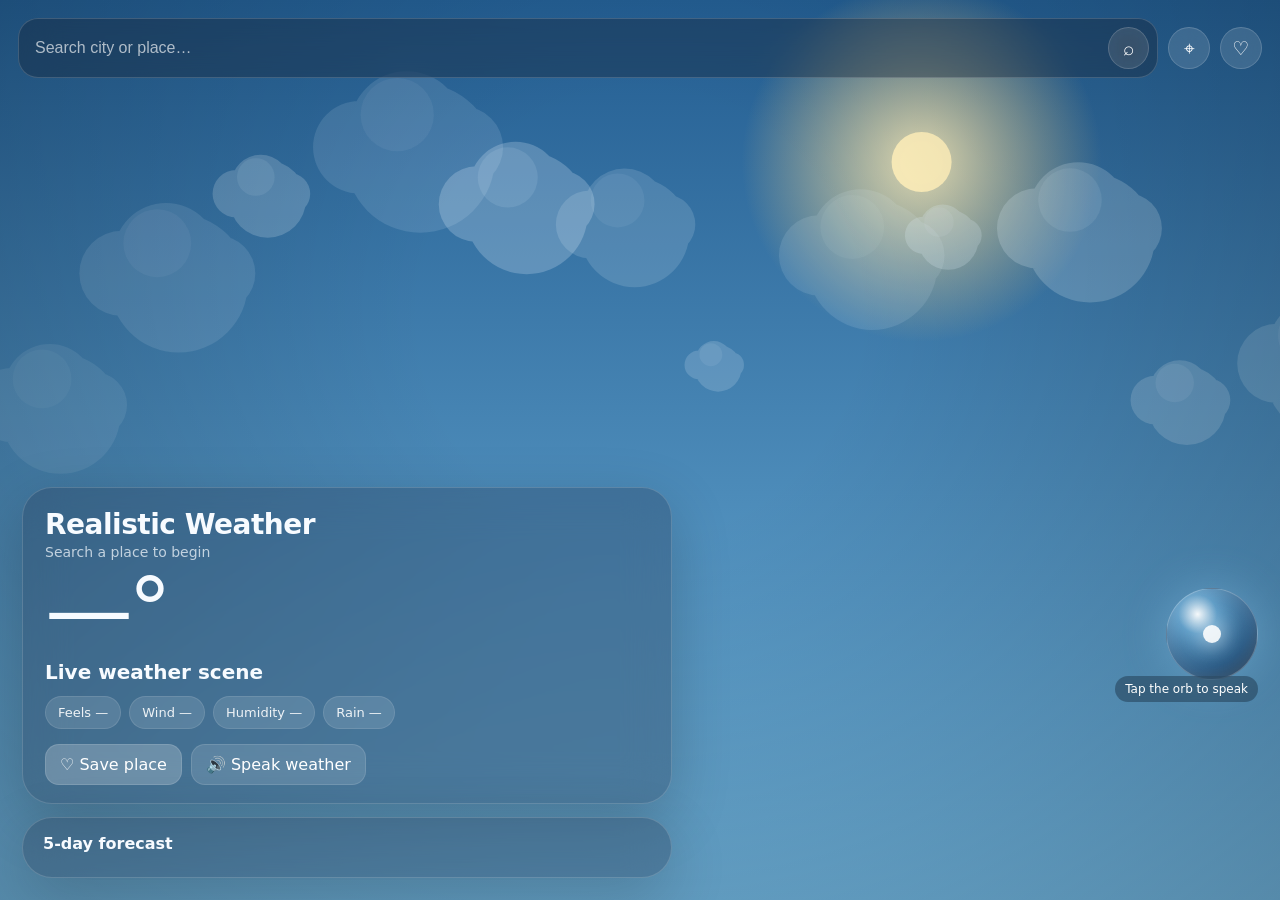
<file: realistic_weather.html>
<!DOCTYPE html>
<html lang="en">
<head>
<meta charset="UTF-8">
<meta name="viewport" content="width=device-width,initial-scale=1,viewport-fit=cover">
<title>Realistic Weather</title>
<style>
:root{
  --fg:#f7fbff;--muted:rgba(247,251,255,.72);
  --glass:rgba(35,52,76,.30);--border:rgba(255,255,255,.16);
}
*{box-sizing:border-box}
html,body{margin:0;width:100%;height:100%;overflow:hidden;font-family:Inter,system-ui,-apple-system,BlinkMacSystemFont,"Segoe UI",sans-serif;color:var(--fg);background:#162238}
body{touch-action:pan-y}
#scene{position:fixed;inset:0;width:100%;height:100%;display:block}
#vignette{position:fixed;inset:0;pointer-events:none;background:radial-gradient(circle at 50% 35%,transparent 25%,rgba(0,0,0,.22) 100%)}
.top{position:fixed;top:18px;left:18px;right:18px;display:flex;gap:10px;align-items:center;z-index:5}
.search{flex:1;display:flex;align-items:center;gap:8px;background:rgba(20,31,49,.36);backdrop-filter:blur(18px);border:1px solid var(--border);border-radius:20px;padding:8px}
.search input{width:100%;border:0;outline:0;background:transparent;color:#fff;font-size:16px;padding:9px 8px}
.search input::placeholder{color:rgba(255,255,255,.65)}
button{border:0;color:#fff;cursor:pointer;font:inherit}
.icon{width:42px;height:42px;border-radius:50%;background:rgba(255,255,255,.13);border:1px solid rgba(255,255,255,.16);backdrop-filter:blur(14px);display:grid;place-items:center;font-size:19px}
.panel{position:fixed;left:22px;right:22px;bottom:22px;z-index:4;display:flex;flex-direction:column;gap:13px;pointer-events:none}
.weather-card,.forecast{pointer-events:auto;background:var(--glass);backdrop-filter:blur(22px);-webkit-backdrop-filter:blur(22px);border:1px solid var(--border);box-shadow:0 18px 60px rgba(0,0,0,.20);border-radius:30px}
.weather-card{padding:20px 22px 18px;max-width:650px}
.location{font-size:28px;font-weight:700;letter-spacing:-.5px}
.sub{color:var(--muted);font-size:14px;margin-top:3px}
.temp{font-size:88px;line-height:.95;font-weight:300;letter-spacing:-5px;margin:8px 0}
.condition{font-size:20px;font-weight:600}
.meta{display:flex;gap:8px;flex-wrap:wrap;margin-top:12px}
.pill{background:rgba(255,255,255,.12);border:1px solid rgba(255,255,255,.11);border-radius:999px;padding:8px 12px;color:rgba(255,255,255,.9);font-size:13px}
.actions{display:flex;gap:9px;margin-top:15px;flex-wrap:wrap}
.action{padding:10px 14px;border-radius:14px;background:rgba(255,255,255,.13);border:1px solid rgba(255,255,255,.12)}
.action.primary{background:rgba(255,255,255,.22)}
.forecast{padding:14px 16px;max-width:650px;overflow:hidden}
.forecast-title{font-weight:700;margin:2px 4px 10px}
.days{display:flex;gap:8px;overflow-x:auto;scrollbar-width:none}
.days::-webkit-scrollbar{display:none}
.day{min-width:112px;background:rgba(255,255,255,.08);border-radius:18px;padding:11px}
.day b{display:block;margin-bottom:7px}
.day .emoji{font-size:25px;margin:3px 0}
.day .small{color:var(--muted);font-size:12px}
#orb{position:fixed;z-index:6;right:22px;bottom:220px;width:92px;height:92px;border-radius:50%;display:grid;place-items:center;cursor:pointer;
background:radial-gradient(circle at 34% 28%,rgba(255,255,255,.95),rgba(130,205,255,.35) 22%,rgba(26,73,118,.75) 63%,rgba(5,17,35,.9));
box-shadow:0 0 45px rgba(150,215,255,.32),inset 0 0 25px rgba(255,255,255,.2);border:1px solid rgba(255,255,255,.3);
transition:.25s transform,.25s box-shadow}
#orb.listening{transform:scale(1.12);box-shadow:0 0 75px rgba(120,220,255,.72),inset 0 0 30px rgba(255,255,255,.3)}
#orb .core{width:18px;height:18px;border-radius:50%;background:#fff;box-shadow:0 0 22px #fff;opacity:.9}
.status{position:fixed;z-index:7;right:22px;bottom:198px;color:#fff;font-size:12px;background:rgba(10,20,35,.35);padding:6px 10px;border-radius:999px;backdrop-filter:blur(10px)}
#results{position:fixed;z-index:10;top:84px;left:18px;right:18px;max-height:55vh;overflow:auto;background:rgba(18,29,46,.88);backdrop-filter:blur(24px);border:1px solid var(--border);border-radius:22px;padding:8px;display:none}
.result{padding:13px 14px;border-radius:16px;cursor:pointer}
.result:hover{background:rgba(255,255,255,.09)}
.result b{display:block}.result span{color:var(--muted);font-size:12px}
.saved-badge{position:fixed;top:76px;right:18px;z-index:5;font-size:12px;color:var(--muted)}
.toast{position:fixed;z-index:20;left:50%;bottom:26px;transform:translateX(-50%) translateY(20px);opacity:0;background:rgba(15,24,38,.88);padding:10px 15px;border-radius:999px;backdrop-filter:blur(14px);transition:.25s}
.toast.show{opacity:1;transform:translateX(-50%) translateY(0)}
.empty{color:var(--muted);padding:20px;text-align:center}
@media(max-width:600px){
  .panel{left:14px;right:14px;bottom:14px}.weather-card{padding:17px 18px;border-radius:26px}
  .temp{font-size:74px}.location{font-size:24px}.forecast{border-radius:25px}
  #orb{right:17px;bottom:205px;width:78px;height:78px}.status{right:17px;bottom:185px}
}
</style>
</head>
<body>
<canvas id="scene"></canvas>
<div id="vignette"></div>

<div class="top">
  <div class="search">
    <input id="searchInput" placeholder="Search city or place…">
    <button class="icon" id="searchBtn">⌕</button>
  </div>
  <button class="icon" id="coordBtn" title="Coordinates">⌖</button>
  <button class="icon" id="savedBtn" title="Saved places">♡</button>
</div>

<div id="results"></div>
<div class="saved-badge" id="savedBadge"></div>

<div class="panel">
  <section class="weather-card">
    <div class="location" id="location">Realistic Weather</div>
    <div class="sub" id="localTime">Search a place to begin</div>
    <div class="temp" id="temp">—°</div>
    <div class="condition" id="condition">Live weather scene</div>
    <div class="meta">
      <span class="pill" id="feels">Feels —</span>
      <span class="pill" id="wind">Wind —</span>
      <span class="pill" id="humidity">Humidity —</span>
      <span class="pill" id="rain">Rain —</span>
    </div>
    <div class="actions">
      <button class="action primary" id="saveBtn">♡ Save place</button>
      <button class="action" id="speakBtn">🔊 Speak weather</button>
    </div>
  </section>
  <section class="forecast">
    <div class="forecast-title">5-day forecast</div>
    <div class="days" id="days"></div>
  </section>
</div>

<div id="orb" title="Tap to speak"><div class="core"></div></div>
<div class="status" id="status">Tap the orb to speak</div>
<div class="toast" id="toast"></div>

<script>
const $=id=>document.getElementById(id);
const canvas=$("scene"),ctx=canvas.getContext("2d");
let W=innerWidth,H=innerHeight,DPR=Math.min(devicePixelRatio||1,2);
let weather=null, saved=JSON.parse(localStorage.getItem("realistic_weather_saved")||"[]");
let cloudSeed=Math.random()*1000, stars=[], drops=[], flakes=[], clouds=[];
let raf=0, last=performance.now(), listening=false;

function resize(){
  W=innerWidth;H=innerHeight;DPR=Math.min(devicePixelRatio||1,2);
  canvas.width=W*DPR;canvas.height=H*DPR;canvas.style.width=W+"px";canvas.style.height=H+"px";
  ctx.setTransform(DPR,0,0,DPR,0,0);
  stars=Array.from({length:Math.max(100,Math.floor(W*H/8500))},()=>({x:Math.random(),y:Math.random()*.75,r:.4+Math.random()*1.5,a:.25+Math.random()*.7,p:Math.random()*7}));
  drops=Array.from({length:Math.max(120,Math.floor(W*H/6000))},()=>({x:Math.random(),y:Math.random(),s:4+Math.random()*9,l:8+Math.random()*20,o:.15+Math.random()*.45}));
  flakes=Array.from({length:Math.max(80,Math.floor(W*H/9000))},()=>({x:Math.random(),y:Math.random(),s:1+Math.random()*3,v:.3+Math.random()*1,w:Math.random()*6}));
  clouds=Array.from({length:14},(_,i)=>({x:(i/14)*1.25,y:.13+Math.random()*.3,s:.5+Math.random()*1.25,a:.22+Math.random()*.45,v:.000006+Math.random()*.00001}));
}
addEventListener("resize",resize);resize();

function lerp(a,b,t){return a+(b-a)*t}
function clamp(v,a,b){return Math.max(a,Math.min(b,v))}
function weatherInfo(code){
  if(code===0)return ["Clear","☀️"];
  if([1,2].includes(code))return ["Partly cloudy","🌤️"];
  if(code===3)return ["Overcast","☁️"];
  if([45,48].includes(code))return ["Fog","🌫️"];
  if([51,53,55,56,57].includes(code))return ["Drizzle","🌦️"];
  if([61,63,65,66,67].includes(code))return ["Rain","🌧️"];
  if([71,73,75,77,85,86].includes(code))return ["Snow","❄️"];
  if([80,81,82].includes(code))return ["Rain showers","🌦️"];
  if([95,96,99].includes(code))return ["Thunderstorm","⛈️"];
  return ["Weather","🌤️"];
}
function phaseNow(){
  if(!weather)return {name:"day",t:1};
  const now=new Date(weather.nowTime);
  const sunrise=new Date(weather.sunrise), sunset=new Date(weather.sunset);
  const ms=now.getTime(), sr=sunrise.getTime(), ss=sunset.getTime();
  const dawn=sr-45*60000,dusk=ss+55*60000;
  if(ms<dawn)return {name:"night",t:0};
  if(ms<sr)return {name:"dawn",t:(ms-dawn)/(sr-dawn)};
  if(ms<ss-45*60000)return {name:"day",t:1};
  if(ms<ss)return {name:"sunset",t:(ms-(ss-45*60000))/(45*60000)};
  if(ms<dusk)return {name:"dusk",t:1-(ms-ss)/(55*60000)};
  return {name:"night",t:0};
}
function sceneColors(){
  const p=phaseNow(), c=weather?.cloud||0;
  let top=[35,93,145], bot=[110,177,218];
  if(p.name==="night"){top=[5,14,34];bot=[25,45,73]}
  else if(p.name==="dawn"||p.name==="sunset"||p.name==="dusk"){
    const k=p.name==="dawn"?p.t:(p.name==="sunset"?p.t:0);
    top=[Math.round(25+100*k),Math.round(45+45*k),Math.round(82+25*k)];
    bot=[Math.round(80+165*k),Math.round(105+75*k),Math.round(130+20*k)];
  }
  const cloudFactor=c/100;
  top=top.map(v=>Math.round(v*(1-.42*cloudFactor)));
  bot=bot.map(v=>Math.round(v*(1-.34*cloudFactor)));
  return {top,bot,p};
}
function drawCloud(x,y,s,a,dark=false){
  ctx.save();ctx.translate(x,y);ctx.scale(s,s);
  const col=dark?"rgba(28,43,61,":"rgba(225,239,249,";
  ctx.fillStyle=col+a+")";
  ctx.beginPath();
  ctx.arc(0,22,34,0,Math.PI*2);ctx.arc(35,8,42,0,Math.PI*2);ctx.arc(76,22,30,0,Math.PI*2);
  ctx.arc(45,30,55,0,Math.PI*2);ctx.fill();
  ctx.fillStyle=col+(a*.45)+")";ctx.beginPath();ctx.arc(28,-2,27,0,Math.PI*2);ctx.fill();
  ctx.restore();
}
function render(t){
  const dt=Math.min(50,t-last);last=t;
  const sc=sceneColors(),p=sc.p,c=weather?.cloud||0;
  const g=ctx.createLinearGradient(0,0,0,H);
  g.addColorStop(0,`rgb(${sc.top.join(",")})`);g.addColorStop(1,`rgb(${sc.bot.join(",")})`);
  ctx.fillStyle=g;ctx.fillRect(0,0,W,H);

  if(p.name==="night"||p.name==="dusk"){
    const starAlpha=clamp(1-c/100,0,1)*(p.name==="night"?1:.35);
    for(const s of stars){
      const tw=.55+.45*Math.sin(t/900+s.p);
      ctx.fillStyle=`rgba(255,255,255,${starAlpha*s.a*tw})`;
      ctx.beginPath();ctx.arc(s.x*W,s.y*H,s.r,0,Math.PI*2);ctx.fill();
    }
  }
  if(p.name==="day"||p.name==="dawn"||p.name==="sunset"){
    const sunX=W*(p.name==="sunset"?.78:.72), sunY=H*(p.name==="day"?.18:.38);
    const glow=ctx.createRadialGradient(sunX,sunY,4,sunX,sunY,180);
    glow.addColorStop(0,"rgba(255,239,185,.85)");glow.addColorStop(1,"rgba(255,210,120,0)");
    ctx.fillStyle=glow;ctx.fillRect(sunX-190,sunY-190,380,380);
    ctx.fillStyle="rgba(255,241,188,.95)";ctx.beginPath();ctx.arc(sunX,sunY,30,0,Math.PI*2);ctx.fill();
  }

  for(const cl of clouds){
    cl.x+=cl.v*dt;
    if(cl.x>1.35)cl.x=-.25;
    const dark=(p.name==="night"||p.name==="dusk"||c>75);
    drawCloud(cl.x*W,cl.y*H,cl.s*(.8+c/180),cl.a*(.35+c/150),dark);
  }

  const rain=weather?.rain||0, code=weather?.code||0;
  if([45,48].includes(code)){
    ctx.fillStyle="rgba(220,235,245,.12)";ctx.fillRect(0,0,W,H);
  }
  if(rain>0.05 || [51,53,55,56,57,61,63,65,66,67,80,81,82,95,96,99].includes(code)){
    const intensity=clamp((rain||.6)/7,0,1);
    for(const d of drops){
      d.y+=(.012+.045*intensity)*(dt/16);d.x+=.002*intensity*(dt/16);
      if(d.y>1.1){d.y=-.05;d.x=Math.random()}
      ctx.strokeStyle=`rgba(225,240,255,${d.o*(.35+.65*intensity)})`;ctx.lineWidth=1;
      ctx.beginPath();ctx.moveTo(d.x*W,d.y*H);ctx.lineTo(d.x*W-d.s*.35,d.y*H+d.l*(.7+intensity));ctx.stroke();
    }
  }
  if([71,73,75,77,85,86].includes(code)){
    for(const f of flakes){
      f.y+=f.v*(dt/16)/100;f.x+=Math.sin(t/900+f.w)*.0008;
      if(f.y>1.05){f.y=-.03;f.x=Math.random()}
      ctx.fillStyle="rgba(255,255,255,.75)";ctx.beginPath();ctx.arc(f.x*W,f.y*H,f.s,0,Math.PI*2);ctx.fill();
    }
  }
  if([95,96,99].includes(code) && Math.sin(t/1900)>0.93){
    ctx.fillStyle="rgba(235,245,255,.18)";ctx.fillRect(0,0,W,H);
  }
  raf=requestAnimationFrame(render);
}
raf=requestAnimationFrame(render);

function toast(s){$("toast").textContent=s;$("toast").classList.add("show");setTimeout(()=>$("toast").classList.remove("show"),2200)}
function updateSavedBadge(){$("savedBadge").textContent=saved.length?`${saved.length} saved place${saved.length>1?"s":""}`:""}
function saveCurrent(){
  if(!weather)return;
  const item={name:weather.name,country:weather.country,lat:weather.lat,lon:weather.lon,savedAt:Date.now()};
  saved=[item,...saved.filter(x=>Math.abs(x.lat-item.lat)>.0001||Math.abs(x.lon-item.lon)>.0001)].slice(0,20);
  localStorage.setItem("realistic_weather_saved",JSON.stringify(saved));updateSavedBadge();toast("Place saved");
}
function showSaved(){
  if(!saved.length){$("results").innerHTML='<div class="empty">No saved places yet.</div>';$("results").style.display="block";return}
  $("results").innerHTML=saved.map((x,i)=>`<div class="result" data-saved="${i}"><b>${escapeHtml(x.name)}${x.country?", "+escapeHtml(x.country):""}</b><span>${x.lat.toFixed(4)}, ${x.lon.toFixed(4)} · tap to open</span></div>`).join("");
  $("results").style.display="block";
  document.querySelectorAll("[data-saved]").forEach(e=>e.onclick=()=>{const x=saved[+e.dataset.saved];loadWeather(x.lat,x.lon,x.name,x.country);$("results").style.display="none"});
}
function escapeHtml(s){return String(s).replace(/[&<>"']/g,m=>({"&":"&amp;","<":"&lt;",">":"&gt;",'"':"&quot;","'":"&#39;"}[m]))}

async function geocode(q){
  $("status").textContent="Searching…";
  const u="https://geocoding-api.open-meteo.com/v1/search?name="+encodeURIComponent(q)+"&count=15&language=en&format=json";
  const r=await fetch(u);const j=await r.json();
  const arr=(j.results||[]);
  $("results").innerHTML=arr.length?arr.map((x,i)=>`<div class="result" data-r="${i}"><b>${escapeHtml(x.name)}${x.country?", "+escapeHtml(x.country):""}</b><span>${escapeHtml(x.admin1||"")} · ${x.latitude.toFixed(4)}, ${x.longitude.toFixed(4)} · ${escapeHtml(x.timezone||"")}</span></div>`).join(""):'<div class="empty">No places found.</div>';
  $("results").style.display="block";
  arr.forEach((x,i)=>document.querySelector(`[data-r="${i}"]`).onclick=()=>{loadWeather(x.latitude,x.longitude,x.name,x.country);$("results").style.display="none"});
}
async function loadWeather(lat,lon,name="",country=""){
  $("status").textContent="Loading weather…";
  const url="https://api.open-meteo.com/v1/forecast?latitude="+lat+"&longitude="+lon+
    "&current=temperature_2m,relative_humidity_2m,apparent_temperature,is_day,rain,showers,weather_code,wind_speed_10m"+
    "&hourly=temperature_2m,weather_code,precipitation_probability,rain,cloud_cover"+
    "&daily=weather_code,temperature_2m_max,temperature_2m_min,sunrise,sunset"+
    "&timezone=auto&forecast_days=5";
  const r=await fetch(url);if(!r.ok)throw new Error("Weather request failed");
  const j=await r.json(), cur=j.current, daily=j.daily;
  const info=weatherInfo(cur.weather_code);
  weather={
    name:name||"Unknown place",country:country||"",lat,lon,
    code:cur.weather_code,rain:Math.max(cur.rain||0,cur.showers||0),cloud:0,
    temp:cur.temperature_2m,humidity:cur.relative_humidity_2m,feels:cur.apparent_temperature,
    wind:cur.wind_speed_10m,timezone:j.timezone,nowTime:cur.time,
    sunrise:daily.sunrise[0],sunset:daily.sunset[0]
  };
  const idx=Math.max(0,j.hourly.time.findIndex(x=>x>=cur.time));
  weather.cloud=j.hourly.cloud_cover?.[idx]??0;
  $("location").textContent=weather.name+(weather.country?", "+weather.country:"");
  $("localTime").textContent=new Intl.DateTimeFormat("en",{dateStyle:"medium",timeStyle:"short",timeZone:j.timezone}).format(new Date(cur.time));
  $("temp").textContent=Math.round(weather.temp)+"°";
  $("condition").textContent=info[1]+" "+info[0];
  $("feels").textContent="Feels "+Math.round(weather.feels)+"°";
  $("wind").textContent="Wind "+Math.round(weather.wind)+" km/h";
  $("humidity").textContent="Humidity "+weather.humidity+"%";
  $("rain").textContent="Rain "+(weather.rain||0).toFixed(1)+" mm";
  $("days").innerHTML=daily.time.map((d,i)=>`<div class="day"><b>${i===0?"Today":new Date(d).toLocaleDateString("en",{weekday:"short"})}</b><div class="emoji">${weatherInfo(daily.weather_code[i])[1]}</div><strong>${Math.round(daily.temperature_2m_max[i])}°</strong> <span class="small">${Math.round(daily.temperature_2m_min[i])}°</span></div>`).join("");
  $("status").textContent="Tap the orb to speak";
  toast("Weather updated");
}
$("searchBtn").onclick=()=>{const q=$("searchInput").value.trim();if(q)geocode(q)};
$("searchInput").onkeydown=e=>{if(e.key==="Enter")$("searchBtn").click()};
$("savedBtn").onclick=showSaved;
$("saveBtn").onclick=saveCurrent;
$("coordBtn").onclick=async()=>{
  const s=prompt("Enter coordinates as latitude, longitude");
  if(!s)return;
  const p=s.split(",").map(Number);
  if(p.length!==2||p.some(Number.isNaN)||p[0]<-90||p[0]>90||p[1]<-180||p[1]>180){toast("Invalid coordinates");return}
  try{
    const r=await fetch(`https://nominatim.openstreetmap.org/reverse?format=jsonv2&lat=${p[0]}&lon=${p[1]}`);
    const j=await r.json();const a=j.address||{};
    loadWeather(p[0],p[1],a.city||a.town||a.village||a.municipality||"Selected point",a.country||"");
  }catch(e){loadWeather(p[0],p[1],"Selected point","")}
};

$("speakBtn").onclick=()=>{
  if(!weather)return toast("Choose a place first");
  const info=weatherInfo(weather.code)[0];
  const text=`${weather.name}. ${Math.round(weather.temp)} degrees. ${info}. Feels like ${Math.round(weather.feels)} degrees. Humidity ${weather.humidity} percent. Wind ${Math.round(weather.wind)} kilometers per hour.`;
  const u=new SpeechSynthesisUtterance(text);u.rate=.96;speechSynthesis.cancel();speechSynthesis.speak(u);
};

function startListening(){
  const SR=window.SpeechRecognition||window.webkitSpeechRecognition;
  if(!SR){toast("Voice recognition is not supported here");return}
  const r=new SR();r.lang="en-US";r.interimResults=false;r.maxAlternatives=3;
  listening=true;$("orb").classList.add("listening");$("status").textContent="Listening…";
  r.onresult=e=>{const text=e.results[0][0].transcript;$("searchInput").value=text;geocode(text)};
  r.onerror=()=>toast("Could not understand the request");
  r.onend=()=>{listening=false;$("orb").classList.remove("listening");$("status").textContent="Tap the orb to speak"};
  r.start();
}
$("orb").onclick=()=>{if(listening)return;startListening()};

updateSavedBadge();
</script>
</body>
</html>
</file>
